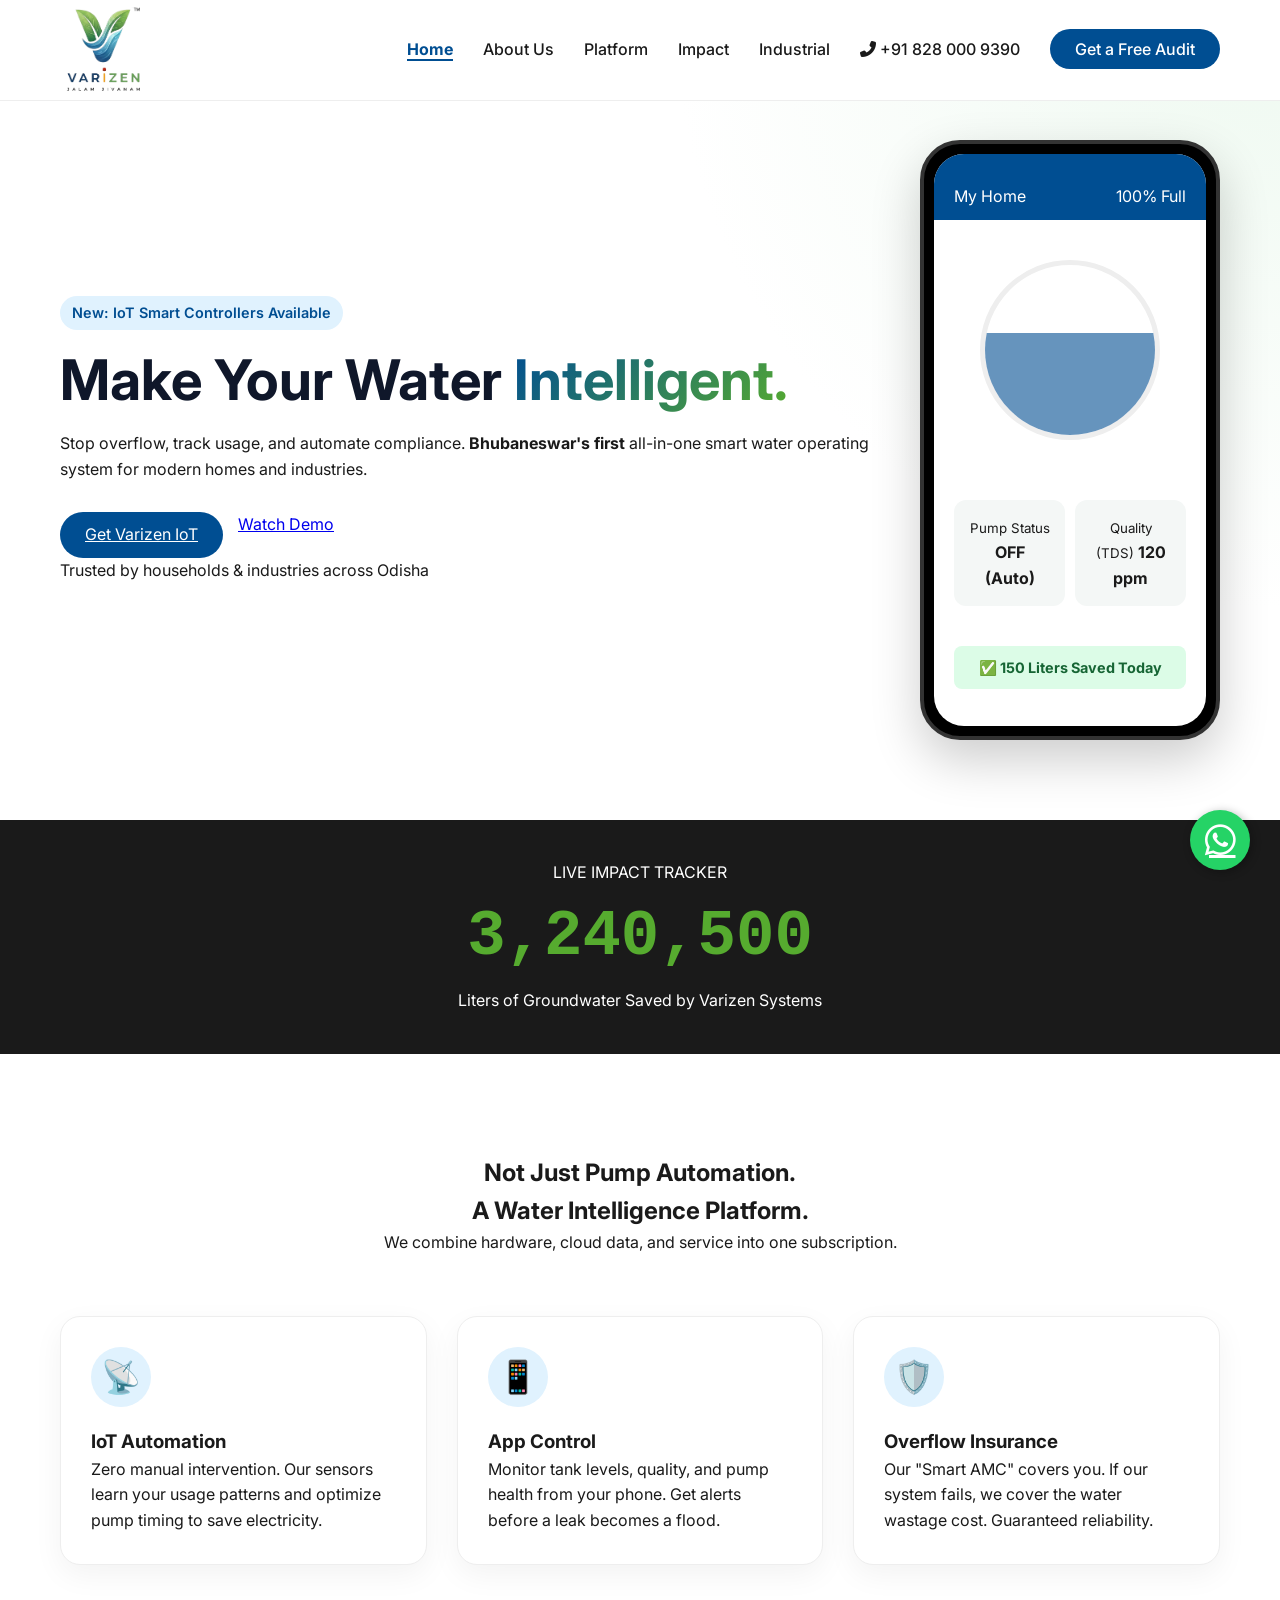
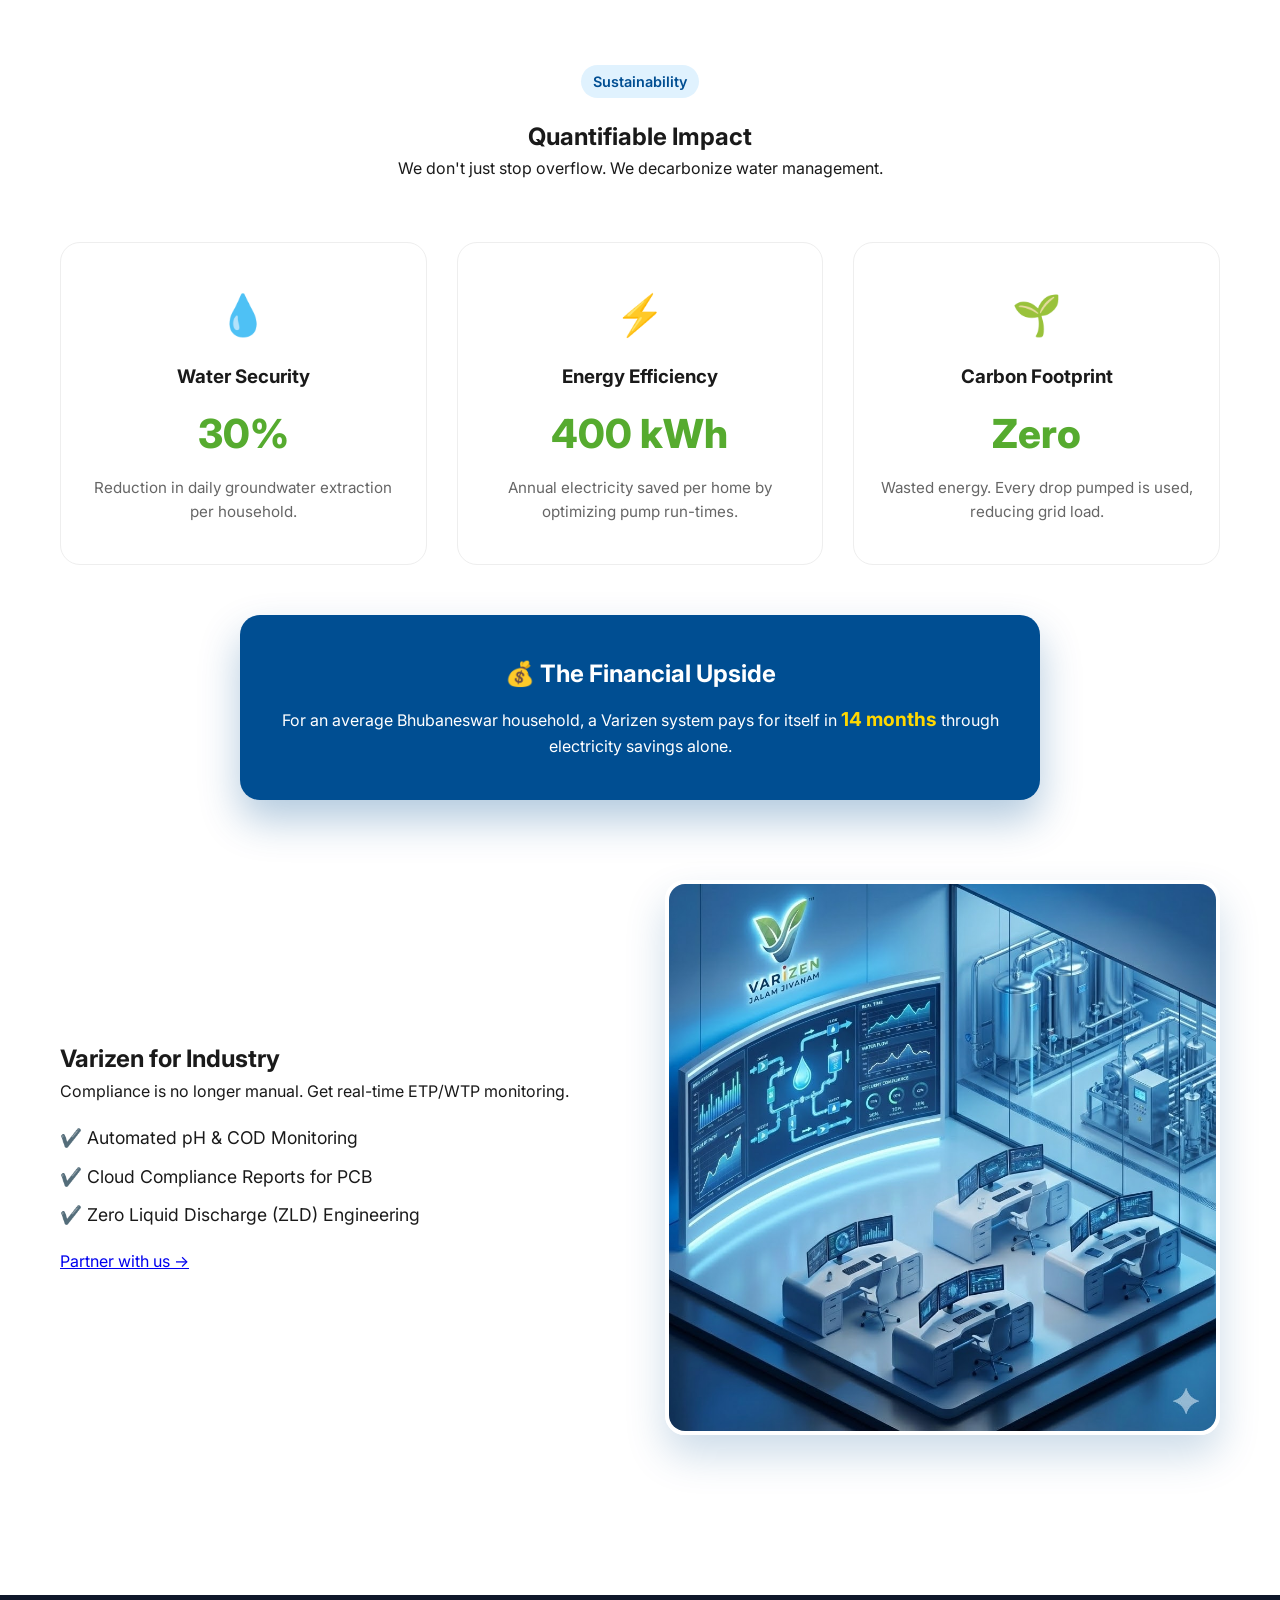
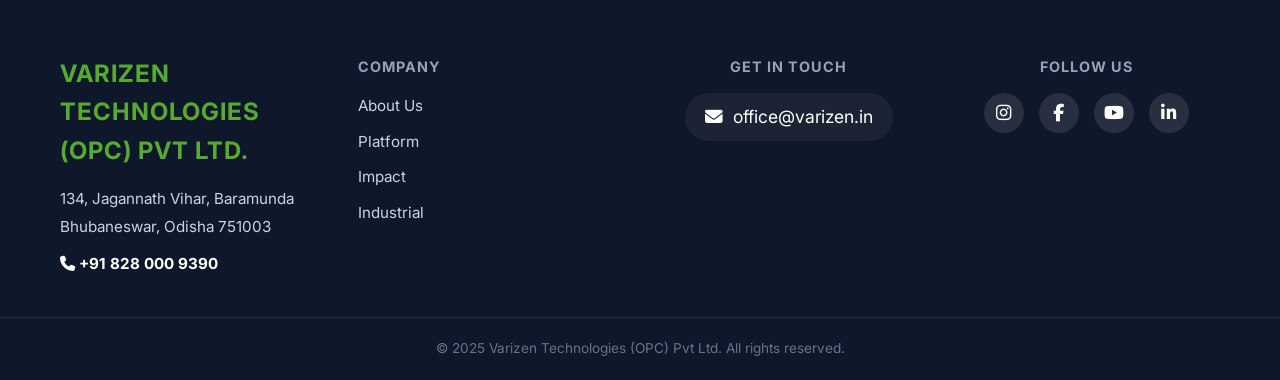
<file: index.html>
<!DOCTYPE html>
<html lang="en">
<head>
    <meta charset="UTF-8">
    <meta name="viewport" content="width=device-width, initial-scale=1.0">
    
    <title>VARIZEN | Smart Water Automation & IoT Pump Solutions in Bhubaneswar</title>
    <link rel="icon" type="image/png" href="assets/favicon.PNG">
    
    <link rel="apple-touch-icon" href="assets/favicon.PNG">
    <meta name="description" content="Stop tank overflow and save electricity with Varizen's IoT Smart Pump Controllers. The #1 Water Automation & Industrial ETP company in Bhubaneswar, Odisha.">
    <meta name="keywords" content="Smart Water Automation Bhubaneswar, Automatic Pump Controller Odisha, IoT Water Level Indicator, Industrial ETP Bhubaneswar, Varizen Technologies">
    
    <meta property="og:title" content="Varizen - Make Your Water Intelligent">
    <meta property="og:description" content="We save 3 Million+ liters of water daily. Upgrade your home or industry in Bhubaneswar with Varizen IoT.">
    <meta property="og:image" content="assets/logo.png">
    <meta property="og:url" content="https://www.varizen.in">

    <link rel="stylesheet" href="style.css">
    <link href="https://fonts.googleapis.com/css2?family=Inter:wght@300;400;600;700&display=swap" rel="stylesheet">
    <link rel="stylesheet" href="https://cdnjs.cloudflare.com/ajax/libs/font-awesome/6.4.0/css/all.min.css">
    
    <link rel="icon" type="image/png" href="assets/logo.png">
</head>
<body>

   <nav>
        <div class="container nav-container">
            <div class="logo">
                <img src="assets/logo.PNG" alt="Varizen Logo" class="logo-img">
                <span class="logo-text"></span>
            </div>

            <div class="mobile-nav-group">
                <a href="tel:+918280009390" class="mobile-call-btn">
                    <i class="fas fa-phone-alt"></i> <span>Call Us</span>
                </a>

                <div class="hamburger" onclick="toggleMenu()">
                    <i class="fas fa-bars"></i>
                </div>
            </div>

            <ul class="nav-links" id="navLinks">
                <li><a href="index.html">Home</a></li>
                <li><a href="about.html">About Us</a></li>
                <li><a href="index.html#platform">Platform</a></li>
                <li><a href="index.html#impact">Impact</a></li>
                <li><a href="#commercial">Industrial</a></li>
                <li><a href="tel:+918280009390" class="nav-phone"><i class="fas fa-phone-alt"></i> +91 828 000 9390</a></li>
                <li><a href="#contact" class="btn-primary">Get a Free Audit</a></li>
            </ul>
        </div>
    </nav>

    <header class="hero">
        <div class="container hero-content">
            <div class="hero-text">
                <span class="badge">New: IoT Smart Controllers Available</span>
                <h1>Make Your Water <span class="highlight">Intelligent.</span></h1>
               <p>Stop overflow, track usage, and automate compliance. <strong>Bhubaneswar's first</strong> all-in-one smart water operating system for modern homes and industries.</p>
                <div class="cta-group">
                    <a href="#contact" class="btn-primary">Get Varizen IoT</a>
                    <a href="#demo" class="btn-secondary">Watch Demo</a>
                </div>
                <div class="trust-signals">
                    <p>Trusted by households & industries across Odisha</p>
                </div>
            </div>
            
            <div class="hero-visual">
                <div class="phone-mockup">
                    <div class="screen">
                        <div class="app-header">
                            <span>My Home</span>
                            <span>100% Full</span>
                        </div>
                        <div class="water-circle">
                            <div class="wave"></div>
                        </div>
                        <div class="app-stats">
                            <div class="stat-box">
                                <small>Pump Status</small>
                                <strong>OFF (Auto)</strong>
                            </div>
                            <div class="stat-box">
                                <small>Quality (TDS)</small>
                                <strong>120 ppm</strong>
                            </div>
                        </div>
                        <div class="alert-box">
                            ✅ 150 Liters Saved Today
                        </div>
                    </div>
                </div>
            </div>
        </div>
    </header>

    <section class="ticker-section">
        <div class="container">
            <p>LIVE IMPACT TRACKER</p>
            <h2 id="water-counter">3,240,500</h2>
            <span>Liters of Groundwater Saved by Varizen Systems</span>
        </div>
    </section>

    <section class="features" id="platform">
        <div class="container">
            <div class="section-title">
                <h2>Not Just Pump Automation. <br>A Water Intelligence Platform.</h2>
                <p>We combine hardware, cloud data, and service into one subscription.</p>
            </div>
            <div class="feature-grid">
                <div class="card">
                    <div class="icon">📡</div>
                    <h3>IoT Automation</h3>
                    <p>Zero manual intervention. Our sensors learn your usage patterns and optimize pump timing to save electricity.</p>
                </div>
                <div class="card">
                    <div class="icon">📱</div>
                    <h3>App Control</h3>
                    <p>Monitor tank levels, quality, and pump health from your phone. Get alerts before a leak becomes a flood.</p>
                </div>
                <div class="card">
                    <div class="icon">🛡️</div>
                    <h3>Overflow Insurance</h3>
                    <p>Our "Smart AMC" covers you. If our system fails, we cover the water wastage cost. Guaranteed reliability.</p>
                </div>
            </div>
        </div>
    </section>
<section class="impact-section" id="impact">
        <div class="container">
            <div class="section-title">
                <span class="badge">Sustainability</span>
                <h2>Quantifiable Impact</h2>
                <p>We don't just stop overflow. We decarbonize water management.</p>
            </div>

            <div class="impact-grid">
                <div class="impact-card">
                    <div class="impact-icon">💧</div>
                    <h3>Water Security</h3>
                    <p class="impact-number">30%</p>
                    <p class="impact-desc">Reduction in daily groundwater extraction per household.</p>
                </div>

                <div class="impact-card">
                    <div class="impact-icon">⚡</div>
                    <h3>Energy Efficiency</h3>
                    <p class="impact-number">400 kWh</p>
                    <p class="impact-desc">Annual electricity saved per home by optimizing pump run-times.</p>
                </div>

                <div class="impact-card">
                    <div class="impact-icon">🌱</div>
                    <h3>Carbon Footprint</h3>
                    <p class="impact-number">Zero</p>
                    <p class="impact-desc">Wasted energy. Every drop pumped is used, reducing grid load.</p>
                </div>
            </div>

            <div class="roi-box">
                <h3>💰 The Financial Upside</h3>
                <p>For an average Bhubaneswar household, a Varizen system pays for itself in <strong>14 months</strong> through electricity savings alone.</p>
            </div>
        </div>
    </section>
    
    <section class="industrial" id="commercial">
        <div class="container split-layout">
            <div class="text-side">
                <h2>Varizen for Industry</h2>
                <p>Compliance is no longer manual. Get real-time ETP/WTP monitoring.</p>
                <ul class="check-list">
                    <li>✔️ Automated pH & COD Monitoring</li>
                    <li>✔️ Cloud Compliance Reports for PCB</li>
                    <li>✔️ Zero Liquid Discharge (ZLD) Engineering</li>
                </ul>
                <a href="#contact" class="btn-text">Partner with us &rarr;</a>
            </div>
            <div class="visual-side">
    <img src="assets/industrial.jpg" alt="Varizen Industrial Dashboard" class="industrial-img">
</div>
        </div>
    </section>

    <footer>
        <div class="container footer-content">
            
            <div class="footer-col">
                <h3>VARIZEN TECHNOLOGIES (OPC) PVT LTD.</h3>
                <p class="address-text">
                    134, Jagannath Vihar, Baramunda<br>
                    Bhubaneswar, Odisha 751003
                </p>
                <p class="address-text" style="margin-top: 10px;">
                    <strong style="color: white;"><i class="fas fa-phone"></i> +91 828 000 9390</strong>
                </p>
            </div>

            <div class="footer-col">
                <h4>Company</h4>
                <ul class="footer-links-list">
                    <li><a href="about.html">About Us</a></li>
                    <li><a href="#platform">Platform</a></li>
                    <li><a href="#impact">Impact</a></li>
                    <li><a href="#commercial">Industrial</a></li>
                </ul>
            </div>

            <div class="footer-col center-text">
                <h4>Get in Touch</h4>
                <a href="mailto:office@varizen.in" class="email-link">
                    <i class="fas fa-envelope"></i> office@varizen.in
                </a>
            </div>

            <div class="footer-col right-text">
                <h4>Follow Us</h4>
                <div class="social-icons">
                    <a href="https://instagram.com/varizenwater" target="_blank"><i class="fab fa-instagram"></i></a>
                    <a href="https://facebook.com/varizenwater" target="_blank"><i class="fab fa-facebook-f"></i></a>
                    <a href="https://youtube.com/@varizenwater" target="_blank"><i class="fab fa-youtube"></i></a>
                    <a href="https://linkedin.com/company/varizenwater" target="_blank"><i class="fab fa-linkedin-in"></i></a>
                </div>
            </div>
        </div>

        <div class="copyright-bar">
            <p>&copy; 2025 Varizen Technologies (OPC) Pvt Ltd. All rights reserved.</p>
        </div>
    </footer>

    <script>
        // Simulates a live counter incrementing
        let count = 3240500;
        const counterElement = document.getElementById("water-counter");

        setInterval(() => {
            count += Math.floor(Math.random() * 5); // Adds random liters
            counterElement.innerText = count.toLocaleString();
        }, 3000);
    </script>
    <a href="https://wa.me/918280009390?text=Hi%20Varizen,%20I%20am%20interested%20in%20smart%20water%20automation." class="whatsapp-float" target="_blank">
        <i class="fab fa-whatsapp"></i>
    </a>
    <script type="application/ld+json">
    {
      "@context": "https://schema.org",
      "@type": "LocalBusiness",
      "name": "Varizen Technologies",
      "image": "https://varizen.in/assets/logo.png",
      "telephone": "+918280009390",
      "email": "office@varizen.in",
      "address": {
        "@type": "PostalAddress",
        "streetAddress": "134, Jagannath Vihar, Baramunda",
        "addressLocality": "Bhubaneswar",
        "addressRegion": "Odisha",
        "postalCode": "751003",
        "addressCountry": "IN"
      },
      "url": "https://www.varizen.in",
      "openingHoursSpecification": {
        "@type": "OpeningHoursSpecification",
        "dayOfWeek": [
          "Monday", "Tuesday", "Wednesday", "Thursday", "Friday", "Saturday"
        ],
        "opens": "09:00",
        "closes": "19:00"
      },
      "priceRange": "₹₹",
      "description": "Leading Smart Water Automation and Industrial Water Treatment company in Bhubaneswar. We specialize in IoT pump controllers, ETP/WTP engineering, and zero-liquid discharge systems."
    }
    </script>

<script>
    // 1. Mobile Menu Toggle
    function toggleMenu() {
        const navLinks = document.getElementById("navLinks");
        navLinks.classList.toggle("active");
    }

    // 2. Intelligent Menu Highlighter (Works on Load & Scroll)
    document.addEventListener("DOMContentLoaded", function() {
        const navLinks = document.querySelectorAll('.nav-links a');
        const currentPath = window.location.pathname;
        const currentHash = window.location.hash; // Gets #platform, #impact etc.

        // --- PART A: Handle "About Us" Page ---
        if (currentPath.includes('about.html')) {
            navLinks.forEach(link => link.classList.remove('active-link'));
            document.querySelector('a[href="about.html"]').classList.add('active-link');
            return; // Stop here if we are on About page
        }

        // --- PART B: Handle Home Page (Scroll Spy) ---
        
        // 1. Default to "Home" active
        function setHomeActive() {
            navLinks.forEach(link => link.classList.remove('active-link'));
            document.querySelector('a[href="index.html"]').classList.add('active-link');
        }

        // If no hash (#) is present, highlight Home immediately
        if (!currentHash) {
            setHomeActive();
        }

        // 2. Setup IntersectionObserver (The Modern Way)
        // This watches sections and triggers when 50% of them is visible
        const observerOptions = {
            root: null,
            rootMargin: '0px',
            threshold: 0.4 // Trigger when 40% of the section is visible
        };

        const observer = new IntersectionObserver((entries) => {
            entries.forEach(entry => {
                if (entry.isIntersecting) {
                    // Remove active class from all
                    navLinks.forEach(link => link.classList.remove('active-link'));
                    
                    // Add active class to the visible section's link
                    const id = entry.target.getAttribute('id');
                    const targetLink = document.querySelector(`.nav-links a[href*="#${id}"]`);
                    
                    if (targetLink) {
                        targetLink.classList.add('active-link');
                    }
                }
            });
        }, observerOptions);

        // Start watching the sections
        document.querySelectorAll('section').forEach(section => {
            observer.observe(section);
        });

        // 3. Special Case: Detect if user scrolls back to very top (Home)
        window.addEventListener('scroll', () => {
            if (window.scrollY === 0) {
                setHomeActive();
            }
        });
    });
</script>
</body>
</html>
</file>
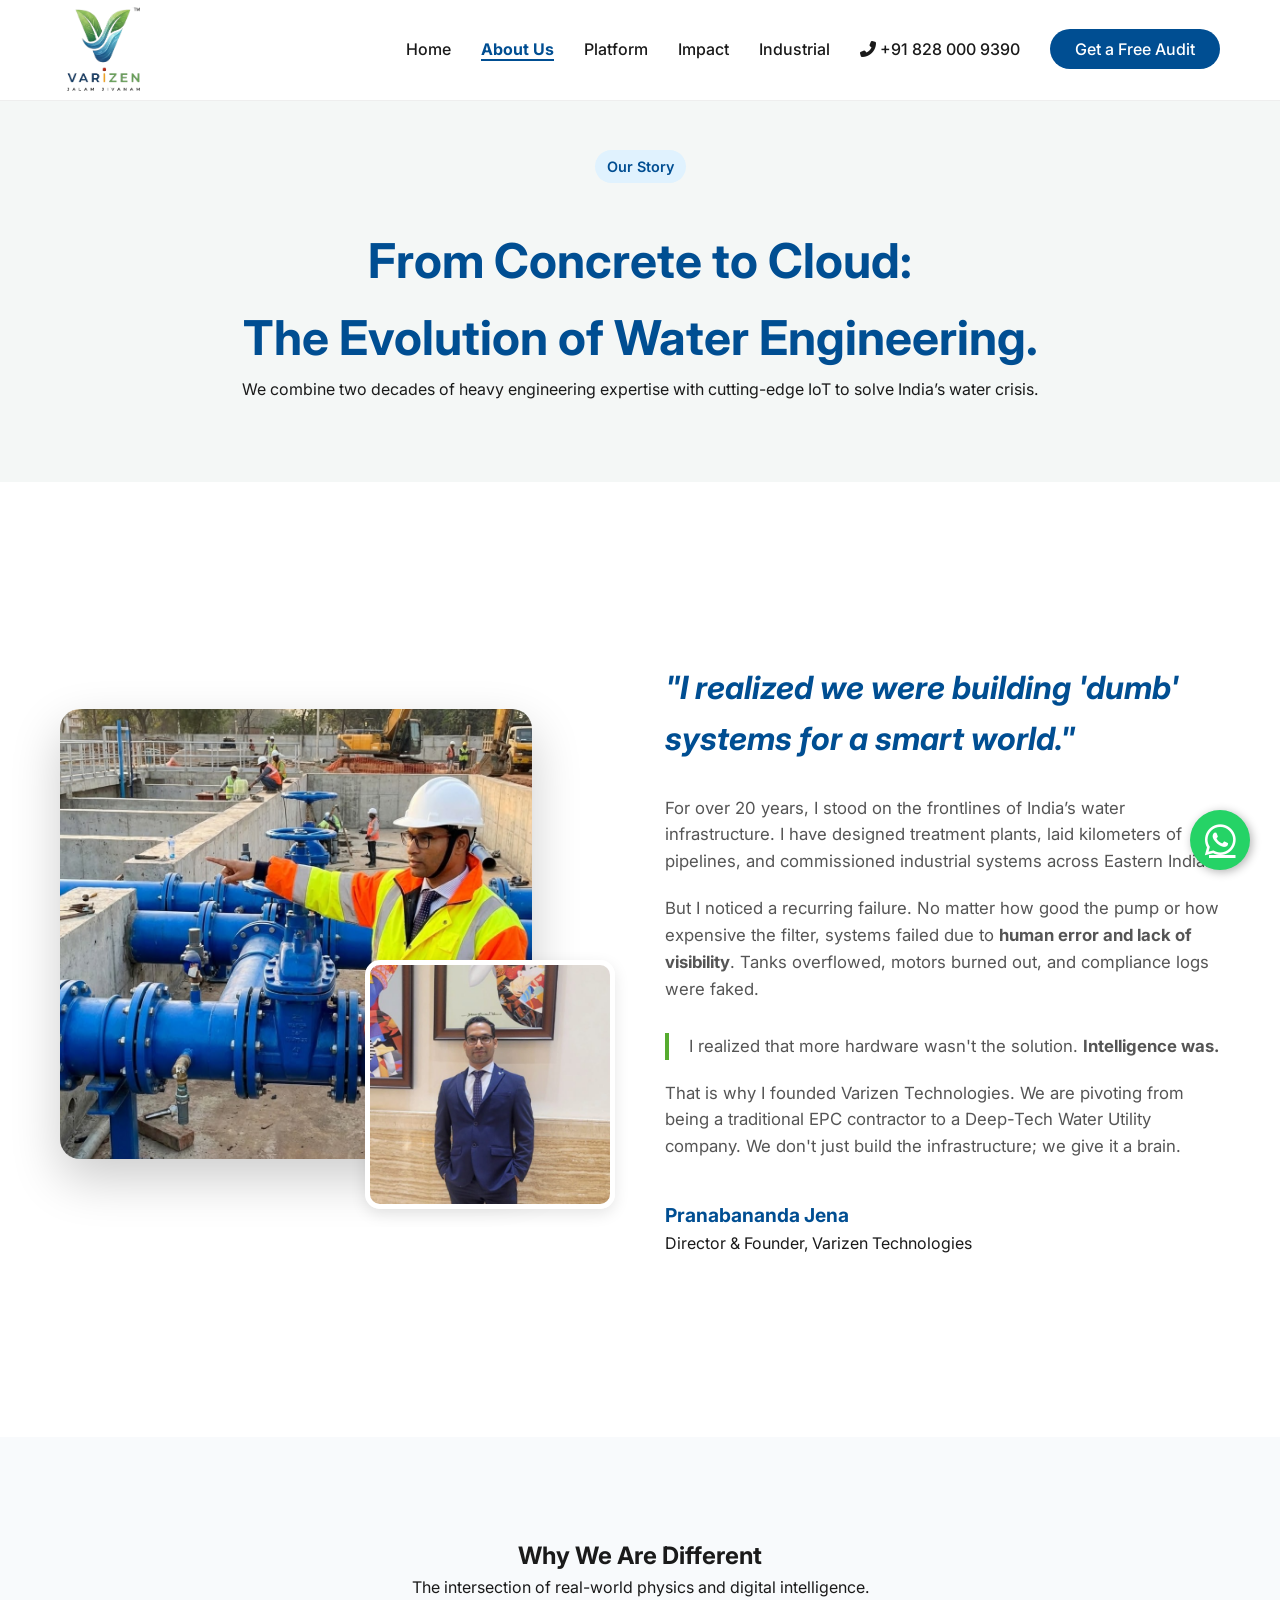
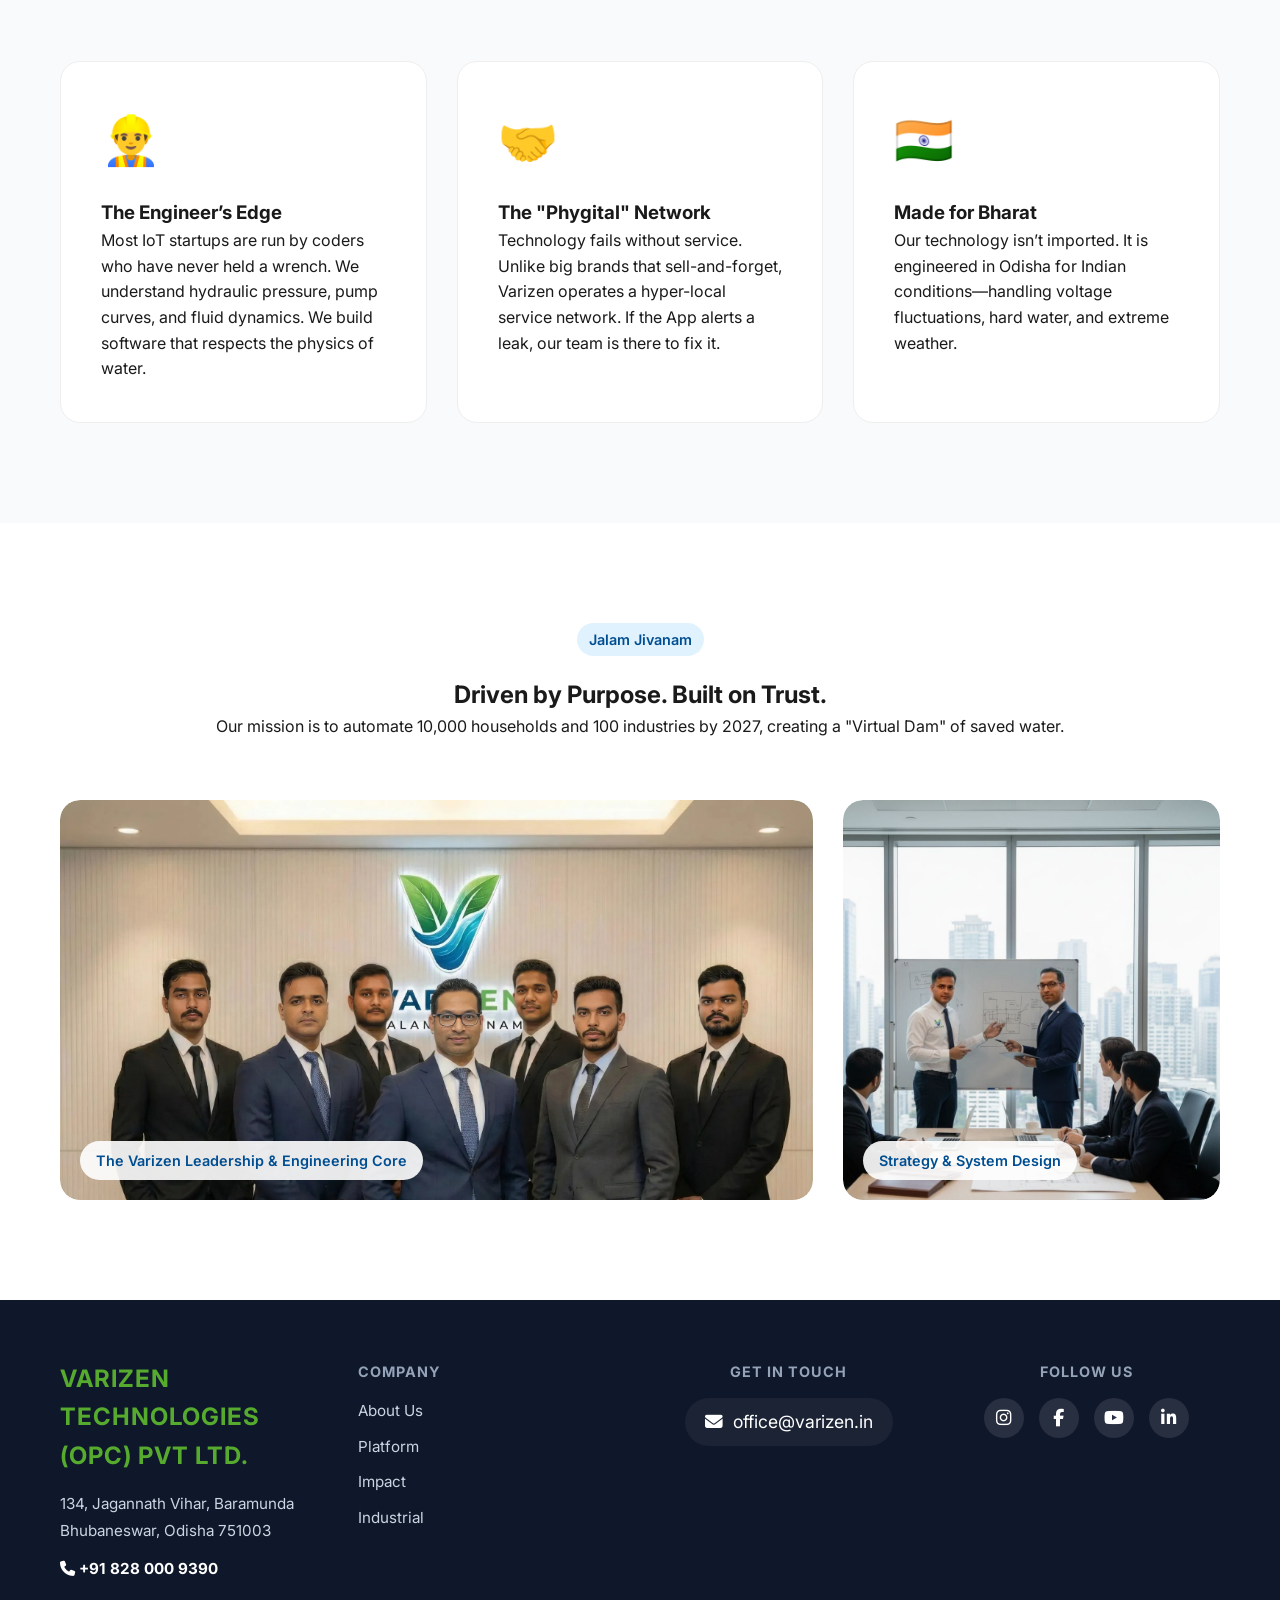
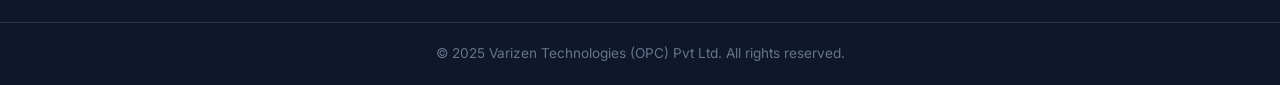
<file: about.html>
<!DOCTYPE html>
<html lang="en">
<head>
    <meta charset="UTF-8">
    <meta name="viewport" content="width=device-width, initial-scale=1.0">
    
    <title>About VARIZEN | The Engineer's Story Behind Smart Water</title>
    <meta name="description" content="Discover how Varizen Technologies evolved from traditional engineering to a leading IoT water utility company. Meet the founder Pranabananda Jena and his mission to save water.">
    
    <link rel="stylesheet" href="style.css">
    <link href="https://fonts.googleapis.com/css2?family=Inter:wght@300;400;600;700;800&display=swap" rel="stylesheet">
    <link rel="stylesheet" href="https://cdnjs.cloudflare.com/ajax/libs/font-awesome/6.4.0/css/all.min.css">
    <link rel="icon" type="image/png" href="assets/favicon.PNG">
</head>
<body>

    <nav>
        <div class="container nav-container">
            <div class="logo">
                <img src="assets/logo.PNG" alt="Varizen Logo" class="logo-img">
                <span class="logo-text"></span>
            </div>

            <div class="mobile-nav-group">
                <a href="tel:+918280009390" class="mobile-call-btn">
                    <i class="fas fa-phone-alt"></i> <span>Call Us</span>
                </a>

                <div class="hamburger" onclick="toggleMenu()">
                    <i class="fas fa-bars"></i>
                </div>
            </div>

            <ul class="nav-links" id="navLinks">
                <li><a href="index.html">Home</a></li>
                <li><a href="about.html">About Us</a></li>
                <li><a href="index.html#platform">Platform</a></li>
                <li><a href="index.html#impact">Impact</a></li>
                <li><a href="#commercial">Industrial</a></li>
                <li><a href="tel:+918280009390" class="nav-phone"><i class="fas fa-phone-alt"></i> +91 828 000 9390</a></li>
                <li><a href="#contact" class="btn-primary">Get a Free Audit</a></li>
            </ul>
        </div>
    </nav>
    
    <header class="page-header">
        <div class="container">
            <span class="badge">Our Story</span>
            <h1>From Concrete to Cloud: <br>The Evolution of Water Engineering.</h1>
            <p>We combine two decades of heavy engineering expertise with cutting-edge IoT to solve India’s water crisis.</p>
        </div>
    </header>

    <section class="story-section">
        <div class="container split-layout reverse-on-mobile">
            <div class="visual-side relative-container">
                <img src="assets/founder-site.jpg" alt="Pranabananda Jena on site" class="story-img-main shadow-lg">
                <img src="assets/founder-formal.jpg" alt="Founder in suit" class="story-img-overlay shadow-sm">
            </div>
            <div class="text-side story-text">
                <h2>"I realized we were building 'dumb' systems for a smart world."</h2>
                <p>For over 20 years, I stood on the frontlines of India’s water infrastructure. I have designed treatment plants, laid kilometers of pipelines, and commissioned industrial systems across Eastern India.</p>
                <p>But I noticed a recurring failure. No matter how good the pump or how expensive the filter, systems failed due to <strong>human error and lack of visibility</strong>. Tanks overflowed, motors burned out, and compliance logs were faked.</p>
                <p class="highlight-text">I realized that more hardware wasn't the solution. <strong>Intelligence was.</strong></p>
                <p>That is why I founded Varizen Technologies. We are pivoting from being a traditional EPC contractor to a Deep-Tech Water Utility company. We don't just build the infrastructure; we give it a brain.</p>
                <div class="founder-sign">
                    <strong>Pranabananda Jena</strong>
                    <span>Director & Founder, Varizen Technologies</span>
                </div>
            </div>
        </div>
    </section>

    <section class="dna-section">
        <div class="container">
            <div class="section-title">
                <h2>Why We Are Different</h2>
                <p>The intersection of real-world physics and digital intelligence.</p>
            </div>
            <div class="dna-grid">
                <div class="dna-card">
                    <div class="dna-icon">👷‍♂️</div>
                    <h3>The Engineer’s Edge</h3>
                    <p>Most IoT startups are run by coders who have never held a wrench. We understand hydraulic pressure, pump curves, and fluid dynamics. We build software that respects the physics of water.</p>
                </div>
                <div class="dna-card">
                    <div class="dna-icon">🤝</div>
                    <h3>The "Phygital" Network</h3>
                    <p>Technology fails without service. Unlike big brands that sell-and-forget, Varizen operates a hyper-local service network. If the App alerts a leak, our team is there to fix it.</p>
                </div>
                <div class="dna-card">
                    <div class="dna-icon">🇮🇳</div>
                    <h3>Made for Bharat</h3>
                    <p>Our technology isn’t imported. It is engineered in Odisha for Indian conditions—handling voltage fluctuations, hard water, and extreme weather.</p>
                </div>
            </div>
        </div>
    </section>

    <section class="team-section">
        <div class="container">
            <div class="section-title">
                <span class="badge">Jalam Jivanam</span>
                <h2>Driven by Purpose. Built on Trust.</h2>
                <p>Our mission is to automate 10,000 households and 100 industries by 2027, creating a "Virtual Dam" of saved water.</p>
            </div>
            
            <div class="team-gallery">
                <div class="gallery-item main-team-photo">
                    <img src="assets/team-full.jpg" alt="Varizen Leadership Team" class="shadow-md rounded-lg">
                    <div class="photo-caption">The Varizen Leadership & Engineering Core</div>
                </div>
                <div class="gallery-item side-team-photo">
                    <img src="assets/founders-working.jpg" alt="Founders Strategy Session" class="shadow-md rounded-lg">
                    <div class="photo-caption">Strategy & System Design</div>
                </div>
            </div>
        </div>
    </section>

    <footer>
        <div class="container footer-content">
            
            <div class="footer-col">
                <h3>VARIZEN TECHNOLOGIES (OPC) PVT LTD.</h3>
                <p class="address-text">
                    134, Jagannath Vihar, Baramunda<br>
                    Bhubaneswar, Odisha 751003
                </p>
                <p class="address-text" style="margin-top: 10px;">
                    <strong style="color: white;"><i class="fas fa-phone"></i> +91 828 000 9390</strong>
                </p>
            </div>

            <div class="footer-col">
                <h4>Company</h4>
                <ul class="footer-links-list">
                    <li><a href="about.html">About Us</a></li>
                    <li><a href="#platform">Platform</a></li>
                    <li><a href="#impact">Impact</a></li>
                    <li><a href="#commercial">Industrial</a></li>
                </ul>
            </div>

            <div class="footer-col center-text">
                <h4>Get in Touch</h4>
                <a href="mailto:office@varizen.in" class="email-link">
                    <i class="fas fa-envelope"></i> office@varizen.in
                </a>
            </div>

            <div class="footer-col right-text">
                <h4>Follow Us</h4>
                <div class="social-icons">
                    <a href="https://instagram.com/varizenwater" target="_blank"><i class="fab fa-instagram"></i></a>
                    <a href="https://facebook.com/varizenwater" target="_blank"><i class="fab fa-facebook-f"></i></a>
                    <a href="https://youtube.com/@varizenwater" target="_blank"><i class="fab fa-youtube"></i></a>
                    <a href="https://linkedin.com/company/varizenwater" target="_blank"><i class="fab fa-linkedin-in"></i></a>
                </div>
            </div>
        </div>
        <div class="copyright-bar">
            <p>&copy; 2025 Varizen Technologies (OPC) Pvt Ltd. All rights reserved.</p>
        </div>
    </footer>
    
    <a href="https://wa.me/918280009390?text=Hi%20Varizen,%20I%20would%20like%20to%20know%20more%20about%20your%20company." class="whatsapp-float" target="_blank">
        <i class="fab fa-whatsapp"></i>
    </a>
<script>
    // 1. Mobile Menu Toggle
    function toggleMenu() {
        const navLinks = document.getElementById("navLinks");
        navLinks.classList.toggle("active");
    }

    // 2. Intelligent Menu Highlighter (Works on Load & Scroll)
    document.addEventListener("DOMContentLoaded", function() {
        const navLinks = document.querySelectorAll('.nav-links a');
        const currentPath = window.location.pathname;
        const currentHash = window.location.hash; // Gets #platform, #impact etc.

        // --- PART A: Handle "About Us" Page ---
        if (currentPath.includes('about.html')) {
            navLinks.forEach(link => link.classList.remove('active-link'));
            document.querySelector('a[href="about.html"]').classList.add('active-link');
            return; // Stop here if we are on About page
        }

        // --- PART B: Handle Home Page (Scroll Spy) ---
        
        // 1. Default to "Home" active
        function setHomeActive() {
            navLinks.forEach(link => link.classList.remove('active-link'));
            document.querySelector('a[href="index.html"]').classList.add('active-link');
        }

        // If no hash (#) is present, highlight Home immediately
        if (!currentHash) {
            setHomeActive();
        }

        // 2. Setup IntersectionObserver (The Modern Way)
        // This watches sections and triggers when 50% of them is visible
        const observerOptions = {
            root: null,
            rootMargin: '0px',
            threshold: 0.4 // Trigger when 40% of the section is visible
        };

        const observer = new IntersectionObserver((entries) => {
            entries.forEach(entry => {
                if (entry.isIntersecting) {
                    // Remove active class from all
                    navLinks.forEach(link => link.classList.remove('active-link'));
                    
                    // Add active class to the visible section's link
                    const id = entry.target.getAttribute('id');
                    const targetLink = document.querySelector(`.nav-links a[href*="#${id}"]`);
                    
                    if (targetLink) {
                        targetLink.classList.add('active-link');
                    }
                }
            });
        }, observerOptions);

        // Start watching the sections
        document.querySelectorAll('section').forEach(section => {
            observer.observe(section);
        });

        // 3. Special Case: Detect if user scrolls back to very top (Home)
        window.addEventListener('scroll', () => {
            if (window.scrollY === 0) {
                setHomeActive();
            }
        });
    });
</script>
</body>
</html>
</file>
<file: style.css>
:root {
    --primary: #004e92;
    --secondary: #56ab2f;
    --dark: #1a1a1a;
    --light: #f4f7f6;
    --white: #ffffff;
    --gradient: linear-gradient(135deg, #004e92 0%, #56ab2f 100%);
}

* { margin: 0; padding: 0; box-sizing: border-box; font-family: 'Inter', sans-serif; }
body { background-color: var(--white); color: var(--dark); line-height: 1.6; }
.container { max-width: 1200px; margin: 0 auto; padding: 0 20px; }

/* ==================== NAVIGATION (DESKTOP DEFAULT) ==================== */
nav {
    padding: 5px 0; /* Reduced padding for sleeker look */
    position: fixed;
    width: 100%;
    top: 0;
    background: rgba(255, 255, 255, 0.98);
    backdrop-filter: blur(10px);
    z-index: 1000;
    border-bottom: 1px solid #eee;
}

.nav-container {
    display: flex;
    justify-content: space-between;
    align-items: center;
}

.logo {
    display: flex;
    align-items: center;
    gap: 10px;
    font-weight: 700;
    font-size: 1.2rem;
    color: var(--primary);
}

.logo-img { height: 90px; width: auto; } /* Fixed Desktop Height */

/* Desktop Menu Layout */
.nav-links {
    list-style: none;
    display: flex; /* Horizontal on Desktop */
    gap: 30px;
    align-items: center;
}

.nav-links a {
    text-decoration: none;
    color: var(--dark);
    font-weight: 500;
    position: relative;
    transition: 0.3s;
}

/* Hover & Active Effect (Underline) */
.nav-links a:hover, .nav-links a.active {
    color: var(--primary);
}

.nav-links a::after {
    content: '';
    position: absolute;
    width: 0%;
    height: 2px;
    bottom: -5px;
    left: 0;
    background-color: var(--primary);
    transition: 0.3s;
}

.nav-links a:hover::after, .nav-links a.active::after {
    width: 100%;
}

/* Hide Mobile Elements on Desktop */
.hamburger, .mobile-nav-group, .mobile-call-btn {
    display: none;
}

/* ==================== BUTTONS & UTILS ==================== */
.btn-primary {
    background: var(--primary);
    color: white !important;
    padding: 10px 25px;
    border-radius: 50px;
    transition: 0.3s;
}
.btn-primary:hover { background: var(--secondary); transform: translateY(-2px); }
.btn-primary::after { display: none; } /* No underline for button */

/* ==================== HERO SECTION ==================== */
.hero {
    padding-top: 140px;
    padding-bottom: 80px;
    background: radial-gradient(circle at top right, #eef9f0 0%, #fff 40%);
}
.hero-content { display: flex; align-items: center; justify-content: space-between; }
.hero-text { flex: 1; padding-right: 50px; }
.hero-text h1 { font-size: 3.5rem; line-height: 1.1; margin-bottom: 20px; color: #0f172a; }
.highlight { background: var(--gradient); -webkit-background-clip: text; -webkit-text-fill-color: transparent; }
.badge { background: #e0f2fe; color: var(--primary); padding: 5px 12px; border-radius: 20px; font-size: 0.9rem; font-weight: 600; margin-bottom: 20px; display: inline-block; }
.cta-group { margin-top: 30px; display: flex; gap: 15px; }

/* Phone Mockup */
.phone-mockup { width: 300px; height: 600px; background: #000; border-radius: 40px; padding: 10px; box-shadow: 0 20px 50px rgba(0,0,0,0.2); position: relative; border: 4px solid #333; }
.screen { background: white; width: 100%; height: 100%; border-radius: 30px; overflow: hidden; position: relative; display: flex; flex-direction: column; }
.app-header { background: var(--primary); color: white; padding: 30px 20px 10px; display: flex; justify-content: space-between; }
.water-circle { width: 180px; height: 180px; border: 5px solid #eee; border-radius: 50%; margin: 40px auto; position: relative; overflow: hidden; background: #fff; }
.wave { position: absolute; bottom: 0; left: 0; width: 200%; height: 60%; background: rgba(0, 78, 146, 0.6); animation: wave 4s infinite linear; }
@keyframes wave { 0% { transform: translateX(0); } 100% { transform: translateX(-50%); } }
.app-stats { padding: 20px; display: grid; grid-template-columns: 1fr 1fr; gap: 10px; }
.stat-box { background: #f4f7f6; padding: 15px; border-radius: 12px; text-align: center; }
.alert-box { background: #dcfce7; color: #166534; margin: 20px; padding: 10px; border-radius: 8px; text-align: center; font-weight: bold; font-size: 0.9rem; }

/* Ticker & Features */
.ticker-section { background: var(--dark); color: white; text-align: center; padding: 40px 0; }
.ticker-section h2 { font-size: 4rem; font-weight: 700; color: var(--secondary); font-family: monospace; }
.features { padding: 100px 0; }
.section-title { text-align: center; margin-bottom: 60px; }
.feature-grid { display: grid; grid-template-columns: repeat(auto-fit, minmax(300px, 1fr)); gap: 30px; }
.card { padding: 30px; border-radius: 20px; background: white; box-shadow: 0 10px 30px rgba(0,0,0,0.05); transition: 0.3s; border: 1px solid #eee; }
.card:hover { transform: translateY(-10px); border-color: var(--primary); }
.card .icon { font-size: 2rem; margin-bottom: 20px; background: #e0f2fe; width: 60px; height: 60px; display: flex; align-items: center; justify-content: center; border-radius: 50%; }

/* Industrial */
.industrial { padding-bottom: 80px; }
.split-layout { display: flex; align-items: center; gap: 50px; padding: 80px 20px; }
.text-side { flex: 1; min-width: 300px; }
.visual-side { flex: 1; display: flex; justify-content: center; }
.check-list { list-style: none; margin: 20px 0; }
.check-list li { margin-bottom: 10px; font-size: 1.1rem; color: var(--dark); }
.industrial-img { width: 100%; max-width: 600px; border-radius: 20px; box-shadow: 0 20px 40px rgba(0, 78, 146, 0.2); border: 4px solid white; display: block; margin: 0 auto; }

/* Impact */
.impact-grid { display: grid; grid-template-columns: repeat(auto-fit, minmax(250px, 1fr)); gap: 30px; margin-bottom: 50px; }
.impact-card { background: white; padding: 40px 20px; border-radius: 20px; text-align: center; border: 1px solid #eee; transition: 0.3s; }
.impact-card:hover { box-shadow: 0 10px 40px rgba(86, 171, 47, 0.2); transform: translateY(-5px); border-color: var(--secondary); }
.impact-icon { font-size: 2.5rem; margin-bottom: 15px; }
.impact-number { font-size: 2.5rem; font-weight: 800; color: var(--secondary); margin: 10px 0; }
.impact-desc { color: #666; font-size: 0.95rem; }
.roi-box { background: var(--primary); color: white; padding: 40px; border-radius: 20px; text-align: center; max-width: 800px; margin: 0 auto; box-shadow: 0 20px 40px rgba(0, 78, 146, 0.3); }
.roi-box h3 { margin-bottom: 10px; font-size: 1.5rem; }
.roi-box strong { color: #ffd700; font-size: 1.2rem; }

/* Footer */
footer { background: #0f172a; color: white; padding-top: 60px; margin-top: auto; }
.footer-content { display: flex; justify-content: space-between; align-items: flex-start; padding-bottom: 40px; flex-wrap: wrap; gap: 30px; }
.footer-col { flex: 1; min-width: 250px; }
.footer-col h3 { color: var(--secondary); font-size: 1.5rem; margin-bottom: 15px; letter-spacing: 1px; }
.footer-col h4 { color: #94a3b8; font-size: 0.9rem; text-transform: uppercase; letter-spacing: 1px; margin-bottom: 15px; }
.address-text { color: #cbd5e1; font-size: 0.95rem; line-height: 1.8; }
.email-link { color: white; text-decoration: none; font-size: 1.1rem; transition: 0.3s; display: inline-flex; align-items: center; gap: 10px; background: rgba(255,255,255,0.05); padding: 10px 20px; border-radius: 50px; }
.email-link:hover { background: var(--primary); transform: translateY(-2px); }
.social-icons { display: flex; gap: 15px; }
.social-icons a { width: 40px; height: 40px; background: rgba(255,255,255,0.1); color: white; display: flex; align-items: center; justify-content: center; border-radius: 50%; text-decoration: none; transition: 0.3s; font-size: 1.1rem; }
.social-icons a:hover { background: var(--secondary); transform: translateY(-3px); box-shadow: 0 5px 15px rgba(86, 171, 47, 0.3); }
.right-text, .center-text { display: flex; flex-direction: column; align-items: center; }
.copyright-bar { border-top: 1px solid rgba(255,255,255,0.1); text-align: center; padding: 20px 0; font-size: 0.85rem; color: #64748b; }
.footer-links-list { list-style: none; padding: 0; }
.footer-links-list li { margin-bottom: 10px; }
.footer-links-list a { text-decoration: none; color: #cbd5e1; font-size: 0.95rem; transition: 0.3s; display: inline-block; }
.footer-links-list a:hover { color: var(--secondary); transform: translateX(5px); }

/* About Page Styles */
.page-header { padding-top: 150px; padding-bottom: 80px; background: var(--light); text-align: center; }
.page-header h1 { font-size: 3rem; color: var(--primary); margin-top: 20px; }
.story-section { padding: 100px 0; background: white; }
.story-text h2 { font-size: 2rem; color: var(--primary); margin-bottom: 30px; font-style: italic; position: relative; }
.story-text h2::before { content: '“'; font-size: 5rem; color: rgba(0, 78, 146, 0.1); position: absolute; top: -40px; left: -20px; z-index: -1; }
.story-text p { margin-bottom: 20px; font-size: 1.05rem; color: #555; }
.highlight-text { font-size: 1.2rem; color: var(--dark); border-left: 4px solid var(--secondary); padding-left: 20px; margin: 30px 0; }
.founder-sign { margin-top: 40px; }
.founder-sign strong { display: block; font-size: 1.2rem; color: var(--primary); }
.relative-container { position: relative; height: 500px; }
.story-img-main { width: 85%; height: 450px; object-fit: cover; border-radius: 20px; position: absolute; top: 0; left: 0; z-index: 1; }
.story-img-overlay { width: 45%; height: auto; border-radius: 15px; position: absolute; bottom: 0; right: 0; z-index: 2; border: 5px solid white; }
.dna-section { padding: 100px 0; background: #f8fafc; }
.dna-grid { display: grid; grid-template-columns: repeat(auto-fit, minmax(300px, 1fr)); gap: 30px; }
.dna-card { background: white; padding: 40px; border-radius: 20px; border: 1px solid #eee; transition: 0.3s; }
.dna-card:hover { border-color: var(--primary); box-shadow: 0 10px 30px rgba(0,0,0,0.05); }
.dna-icon { font-size: 3rem; margin-bottom: 20px; }
.team-section { padding: 100px 0; background: white; }
.team-gallery { display: grid; grid-template-columns: 2fr 1fr; gap: 30px; margin-top: 50px; }
.gallery-item { position: relative; height: 400px; overflow: hidden; border-radius: 20px; }
.gallery-item img { width: 100%; height: 100%; object-fit: cover; object-position: top center; }
.photo-caption { position: absolute; bottom: 20px; left: 20px; background: rgba(255,255,255,0.9); padding: 8px 16px; border-radius: 50px; font-weight: 600; color: var(--primary); font-size: 0.9rem; }
.shadow-sm { box-shadow: 0 5px 15px rgba(0,0,0,0.1); }
.shadow-md { box-shadow: 0 10px 30px rgba(0,0,0,0.15); }
.shadow-lg { box-shadow: 0 20px 50px rgba(0,0,0,0.2); }
.rounded-lg { border-radius: 20px; }

/* ==================== MOBILE RESPONSIVENESS ==================== */
@media (max-width: 900px) {
    .team-gallery { grid-template-columns: 1fr; height: auto; }
    .main-team-photo { height: 300px; }
    .side-team-photo { height: 300px; }
    .nav-phone { display: none; }
}

@media (max-width: 768px) {
    /* Reveal Mobile Elements */
    .mobile-nav-group { display: flex; align-items: center; }
    .hamburger { display: block; font-size: 1.5rem; color: var(--primary); cursor: pointer; margin-left: 15px; }
    
    /* Hide Desktop Logo Text */
    .logo-text { display: none; }
    .logo-img { height: 60px; width: auto; object-fit: contain; }

    /* Mobile Call Button */
    .mobile-call-btn { display: flex; align-items: center; gap: 6px; background-color: #004e92; color: white !important; padding: 8px 16px; border-radius: 50px; text-decoration: none; font-weight: 600; font-size: 0.85rem; box-shadow: 0 4px 10px rgba(0, 78, 146, 0.2); transition: 0.2s; }
    .mobile-call-btn:active { transform: scale(0.95); background-color: #003366; }

    /* Mobile Menu Logic */
    .nav-links {
        display: none; /* Hidden Default */
        position: absolute;
        top: 90px; /* Pushed down to clear header */
        left: 0;
        width: 100%;
        background-color: white;
        flex-direction: column;
        align-items: center;
        gap: 25px;
        padding: 40px 0;
        box-shadow: 0 10px 20px rgba(0,0,0,0.1);
        border-top: 1px solid #eee;
    }
    
    .nav-links.active { display: flex; } /* Show when Active */
    
    /* Layout Adjustments */
    .hero-content, .split-layout { flex-direction: column; }
    .hero-text { padding-right: 0; text-align: center; margin-bottom: 40px; }
    .hero-text h1 { font-size: 2.5rem; }
    .cta-group { justify-content: center; }
    .footer-content { flex-direction: column; text-align: center; align-items: center; }
    .relative-container { height: auto; margin-bottom: 50px; }
    .story-img-main { position: relative; width: 100%; height: 350px; }
    .story-img-overlay { position: absolute; width: 40%; bottom: -30px; right: 10px; }
    .reverse-on-mobile { flex-direction: column-reverse; }
    
    /* Header Fixes */
    .page-header { padding-top: 120px !important; padding-bottom: 40px; }
    .page-header h1 { font-size: 2rem !important; line-height: 1.3; margin-top: 10px; padding: 0 15px; }
}

/* Active Link Style for Navbar */
.active-link {
    color: var(--primary) !important; /* Force Blue */
    font-weight: 700 !important;      /* Force Bold */
    border-bottom: 2px solid var(--primary); /* Optional: Add underline to be sure */
}
/* Floating WhatsApp */
.whatsapp-float { position: fixed; width: 60px; height: 60px; bottom: 30px; right: 30px; background-color: #25d366; color: #FFF; border-radius: 50px; text-align: center; font-size: 35px; box-shadow: 2px 2px 10px rgba(0,0,0,0.3); z-index: 10000; display: flex; align-items: center; justify-content: center; transition: 0.3s; animation: pulse 2s infinite; }
.whatsapp-float:hover { background-color: #1ebe57; transform: scale(1.1); }
@keyframes pulse { 0% { box-shadow: 0 0 0 0 rgba(37, 211, 102, 0.7); } 70% { box-shadow: 0 0 0 15px rgba(37, 211, 102, 0); } 100% { box-shadow: 0 0 0 0 rgba(37, 211, 102, 0); } }
</file>
